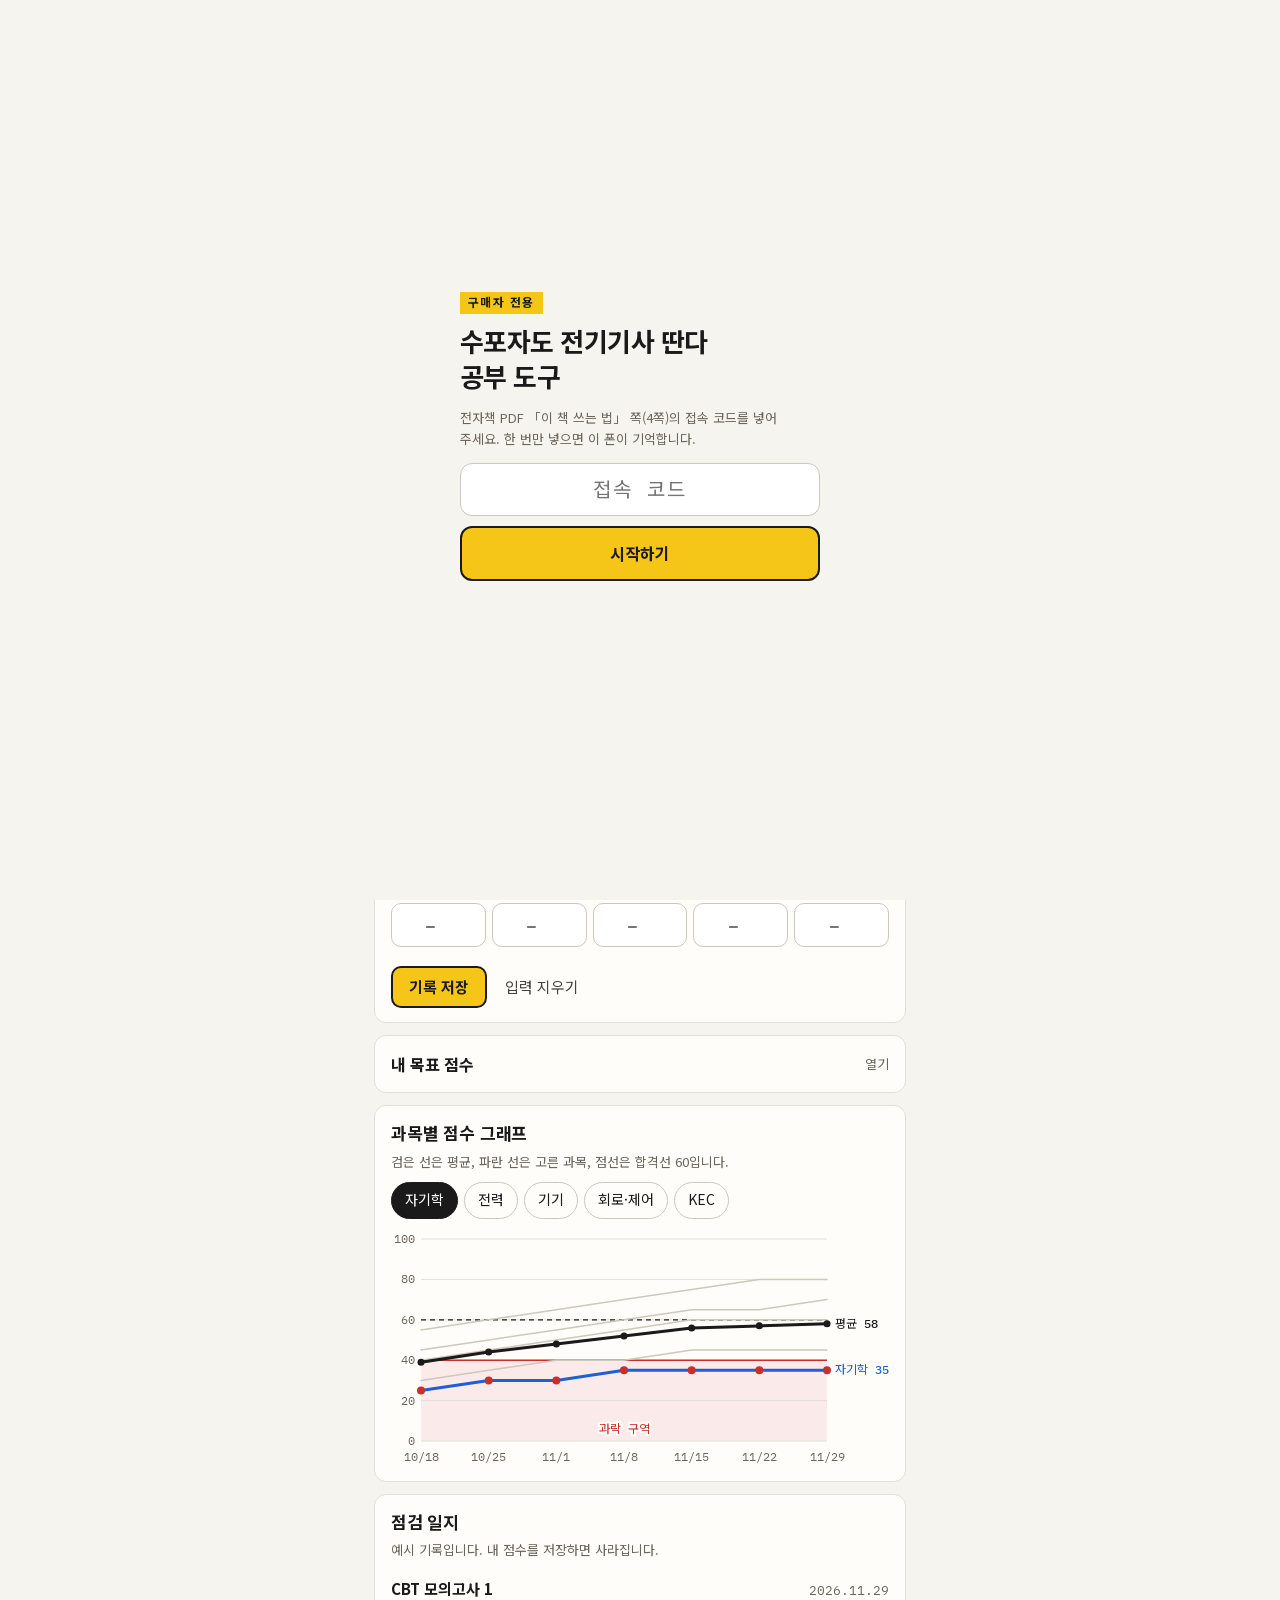
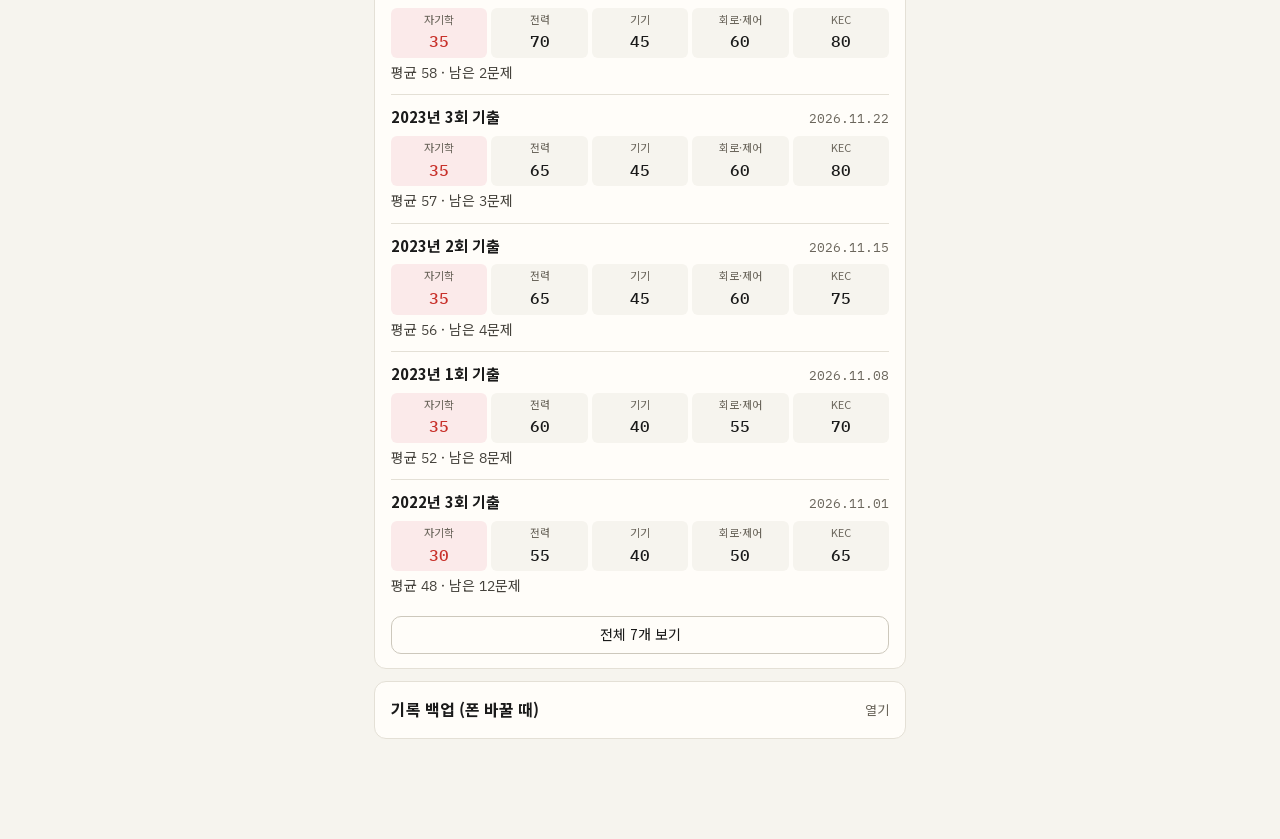
<file: index.html>
<!DOCTYPE html>
<html lang="ko">
<head>
<meta charset="utf-8">
<meta name="viewport" content="width=device-width, initial-scale=1, viewport-fit=cover">
<meta name="theme-color" content="#F6F4EE">
<meta name="apple-mobile-web-app-capable" content="yes">
<meta name="apple-mobile-web-app-title" content="전기기사 도구">
<link rel="manifest" href="manifest.webmanifest">
<link rel="apple-touch-icon" href="icon-180.png">
<link rel="icon" href="icon-192.png">
<title>수포자도 전기기사 딴다 · 공부 도구</title>
<link rel="stylesheet" href="app.css">
</head>
<body>

<div class="gate" id="gate" hidden>
  <form id="gateForm" autocomplete="off">
    <div class="sub">구매자 전용</div>
    <h1>수포자도 전기기사 딴다<br>공부 도구</h1>
    <p class="muted">전자책 PDF 「이 책 쓰는 법」 쪽(4쪽)의 접속 코드를 넣어 주세요. 한 번만 넣으면 이 폰이 기억합니다.</p>
    <input id="gateCode" inputmode="latin" autocapitalize="characters" spellcheck="false" placeholder="접속 코드" aria-label="접속 코드">
    <button type="submit">시작하기</button>
    <p class="err" id="gateErr" role="alert"></p>
  </form>
</div>

<header class="top">
  <div class="sub">수포자도 전기기사 딴다 · 공부 도구</div>
  <h1 id="title">합격 분전반</h1>
</header>

<main>
<!-- ===== 1. 합격 분전반 (책 Part 1 목표 점수표) ===== -->
<section id="score">
  <div class="box rule">필기 합격 조건: <b>모든 과목 40점 이상 + 평균 60점 이상 (총점 300점 이상)</b><br>과목 5개는 분기 회로, 합격은 메인 투입입니다. 40점 미만 과목은 트립(과락)입니다. 1문제는 5점입니다.</div>

  <div class="panel" aria-live="polite">
    <div class="samplenote" id="samplenote" hidden><span>아래는 <b>예시 기록</b>입니다. 내 점수를 처음 저장하면 사라집니다.</span><span class="sbtns"><a class="btn primary" href="#sform">내 점수 넣기</a><button type="button" class="btn" id="clearsample">예시 지우기</button></span></div>
    <div class="ph"><span id="plabel"></span><span id="pstreak"></span></div>
    <div class="mainrow">
      <div class="big" id="mainb"><span class="tape">메인</span><span class="sl"><span class="lv"></span></span><span class="led"></span></div>
      <div><div class="mt" id="mtext"></div><div class="ms" id="msub"></div></div>
    </div>
    <div class="brow" id="branches"></div>
    <p class="memo" id="memo"></p>
  </div>

  <form class="box" id="sform" novalidate>
    <h2 class="bh">점수 기록하기</h2>
    <p class="muted" style="margin:0">기출이나 모의고사를 풀 때마다 5점 단위로 넣으세요. 다 넣으면 위 분전반에 바로 보입니다.</p>
    <div class="f2">
      <label>날짜<input type="date" id="fdate"></label>
      <label>기록 이름<input type="text" id="fname" placeholder="2024년 1회 기출" maxlength="40"></label>
    </div>
    <div class="f5" id="fscores"></div>
    <p class="err" id="ferr" role="alert"></p>
    <div class="btns"><button type="submit" class="btn primary">기록 저장</button><button type="button" class="btn" id="fclear">입력 지우기</button></div>
  </form>

  <details class="box fold">
    <summary>내 목표 점수</summary>
    <p class="muted" style="margin:0">목표 칸 합이 <b>300을 넘게</b> 잡으세요. 딱 300으로 잡으면 실수 한 번에 떨어집니다. 분전반 차단기 아래에 목표가 같이 보입니다.</p>
    <div class="f5" id="gscores"></div>
    <p class="gsum" id="gsum"></p>
  </details>
  <div class="box">
    <h2 class="bh">과목별 점수 그래프</h2>
    <p class="muted" style="margin:0">검은 선은 평균, 파란 선은 고른 과목, 점선은 합격선 60입니다.</p>
    <div class="chips" id="schips"></div>
    <div class="fig"><svg id="chart" role="img" aria-label="기록별 과목 점수와 평균 추이"></svg></div>
  </div>

  <div class="box">
    <h2 class="bh">점검 일지</h2>
    <div id="log"></div>
  </div>


  <details class="box fold">
    <summary>기록 백업 (폰 바꿀 때)</summary>
    <p class="muted" style="margin:0">기록은 이 폰에만 저장됩니다. 폰을 바꾸거나 브라우저 기록을 지우기 전에 내보내 두세요.</p>
    <div class="btns" style="margin:10px 0"><button type="button" class="btn line" id="exp">파일로 내보내기</button><button type="button" class="btn line" id="copy">코드 복사</button><label class="btn line" for="impFile">파일 불러오기</label><input type="file" id="impFile" accept=".json,.txt,application/json" hidden></div>
    <textarea id="io" rows="3" aria-label="백업 코드" placeholder="복사한 백업 코드를 여기에 붙여 넣고 불러오기를 누르세요."></textarea>
    <div class="btns" style="margin-top:8px"><button type="button" class="btn line" id="imp">붙여 넣은 코드 불러오기</button></div>
    <p class="muted" id="ioerr" role="status" style="margin:6px 0 0"></p>
  </details>
</section>

<!-- ===== 2. 26주 계획표 ===== -->
<section id="plan" hidden>
  <div class="box">
    <div class="dday" id="dday"></div>
    <label class="field">필기 시험일 <input type="date" id="examDate"></label>
    <p class="muted" style="margin:8px 0 0">필기 시험일을 12주차로 놓고 주차를 셉니다. 시험 날짜는 해마다 다르니 큐넷 시행 일정을 확인하세요. 직장인은 하루 순공 3시간 기준입니다.</p>
    <div class="bar"><i id="planBar" style="width:0"></i></div>
    <p class="muted" id="planCount" style="margin:4px 0 0"></p>
  </div>
  <div class="box" id="prac">
    <h2 style="margin:0; font-size:16px">필기 합격 뒤 실기 일정</h2>
    <p class="muted" style="margin:2px 0 0">날짜는 해마다 다릅니다. 큐넷 시행 일정에서 확인해 넣으세요.</p>
    <label class="field"><span>필기 합격 발표일</span><input type="date" data-k="pass"></label>
    <label class="field"><span>실기 원서접수 시작</span><input type="date" data-k="apply"></label>
    <label class="field"><span>실기 시험일</span><input type="date" data-k="prac"></label>
    <ul class="dlist" id="pracList"></ul>
  </div>
  <div id="weeks"></div>
</section>

<!-- ===== 3. 오답노트 ===== -->
<section id="notes" hidden>
  <div class="box weak" id="weak"></div>
  <div class="chips" id="noteFilter"></div>
  <label class="toggle"><input type="checkbox" id="hideDone"> 다시 풀기 3번 다 맞은 것 숨기기</label>
  <div id="noteList"></div>
  <button class="fab" id="addNote" hidden>+ 오답 추가</button>
</section>

<!-- ===== 4. 공식 카드 ===== -->
<section id="cards" hidden>
  <div class="seg two" id="cmode" role="group" aria-label="카드 모드">
    <button data-m="hole">빈칸 외우기</button><button data-m="cond">조건 → 공식</button>
  </div>
  <div class="chips" id="cardFilter"></div>
  <label class="toggle"><input type="checkbox" id="onlyUnknown"> 못 외운 것만 보기</label>
  <div class="fcard" id="fcard" role="button" tabindex="0" aria-label="눌러서 정답 보기">
    <div class="cat" id="fcat"></div>
    <div class="txt"><p id="ftxt"></p></div>
    <div class="hint" id="fhint">눌러서 빈칸 보기 · 옆으로 밀어서 넘기기</div>
  </div>
  <div class="fnav">
    <button id="fprev">이전</button>
    <button class="mid" id="fknow" aria-pressed="false">외웠어요</button>
    <button id="fnext">다음</button>
  </div>
  <p class="count" id="fcount"></p>
  <p class="muted" style="text-align:center">책 부록 2 「시험장 덤프용 공식 한 장」의 내용입니다.</p>
</section>

<!-- ===== 5. 계산기 키 순서 (책 Part 2·3) ===== -->
<section id="calc" hidden><div id="calcRoot"></div></section>
</main>

<nav class="tabs" role="tablist">
  <button role="tab" data-tab="score" aria-selected="true"><b></b>점수표</button>
  <button role="tab" data-tab="plan" aria-selected="false"><b></b>계획표</button>
  <button role="tab" data-tab="notes" aria-selected="false"><b></b>오답노트</button>
  <button role="tab" data-tab="cards" aria-selected="false"><b></b>공식 카드</button>
  <button role="tab" data-tab="calc" aria-selected="false"><b></b>계산기</button>
</nav>

<!-- 오답 편집 (책 Part 5 양식과 같은 항목) -->
<dialog id="noteDlg">
  <form method="dialog" id="noteForm">
    <div class="dhead">
      <button type="button" class="btn" id="noteCancel">닫기</button>
      <h2 id="noteDlgTitle">오답 추가</h2>
      <button type="submit" class="btn primary">저장</button>
    </div>
    <div class="form">
      <div class="card">
        <div class="row">
          <span class="lab">문제 사진</span>
          <img class="photo" id="photoView" alt="문제 사진" hidden>
          <div class="pbtns">
            <label>사진 찍기 / 고르기<input type="file" accept="image/*" id="photoIn"></label>
            <button type="button" id="photoDel" hidden>사진 빼기</button>
          </div>
        </div>
        <div class="row head"><span class="lab">[과목]</span><div class="opts" id="fSubj"></div></div>
        <div class="row head">
          <span class="lab">[출처]</span>
          <div class="src">20<input name="yy" inputmode="numeric" maxlength="2" aria-label="년도">년 <input name="hoe" inputmode="numeric" aria-label="회">회 <input name="no" inputmode="numeric" aria-label="번">번</div>
          <span class="lab" style="margin-top:10px">[날짜]</span>
          <div class="src"><input type="date" name="date" aria-label="날짜"></div>
        </div>
        <div class="row"><span class="lab">① 문제 핵심 (한 줄)</span><textarea name="q" rows="2"></textarea></div>
        <div class="row"><span class="lab">② 내가 쓴 답 → 정답</span><textarea name="ans" rows="2"></textarea></div>
        <div class="row"><span class="lab">③ 왜 틀렸나</span><div class="opts" id="fWhy"></div></div>
        <div class="row"><span class="lab">④ 공식 / 한 줄 해설</span><textarea name="memo" rows="3"></textarea></div>
        <div class="row head retry"><span class="lab">다시 풀기 (맞으면 체크)</span><div class="opts" id="fRetry"></div></div>
      </div>
      <p class="muted" style="margin:12px 2px">다시 풀기 3번 다 맞으면 목록에서 줄이 그어집니다. 시험 직전에는 줄 안 그어진 것만 보면 됩니다.</p>
      <button type="button" class="btn danger" id="noteDel" hidden>이 오답 지우기</button>
    </div>
  </form>
</dialog>

<div class="toast" id="toast" role="status" hidden><span id="tmsg"></span><button type="button" class="btn" id="tundo" hidden>되돌리기</button></div>

<script src="calc.js"></script>
<script>
'use strict';
const $ = s => document.querySelector(s);
const esc = s => String(s ?? '').replace(/[&<>"]/g, c => ({ '&': '&amp;', '<': '&lt;', '>': '&gt;', '"': '&quot;' }[c]));

/* ---------- 저장 (이 폰에만) ---------- */
const KEY = 'supo-v1';
const S = Object.assign({ scores: {}, round: 'goal', exam: '', weeks: [], known: [], pass: '', apply: '', prac: '', cmode: 'hole' }, JSON.parse(localStorage.getItem(KEY) || '{}'));
const save = () => localStorage.setItem(KEY, JSON.stringify(S));
if (navigator.storage && navigator.storage.persist) navigator.storage.persist();

/* ---------- 접속 코드 ---------- */
// ponytail: 서버가 없어 코드 확인은 폰 안에서만 한다. 링크만 퍼지는 걸 막는 정도이고, 소스를 뜯으면 우회된다.
const CODE_HASH = '11ed55f0d7c9b9d0321e09395e46eb0bb8b83799c9874c720682370b0510d442';
async function sha(t) {
  const b = await crypto.subtle.digest('SHA-256', new TextEncoder().encode(t));
  return [...new Uint8Array(b)].map(x => x.toString(16).padStart(2, '0')).join('');
}
if (localStorage.getItem('supo-ok') !== CODE_HASH) $('#gate').hidden = false;
$('#gateForm').onsubmit = async e => {
  e.preventDefault();
  const h = await sha($('#gateCode').value.trim().toUpperCase());
  if (h === CODE_HASH) { localStorage.setItem('supo-ok', h); $('#gate').hidden = true; }
  else $('#gateErr').textContent = '코드가 맞지 않습니다. PDF 4쪽 「이 책 쓰는 법」을 다시 확인해 주세요.';
};

/* ---------- 탭 ---------- */
const TITLES = { score: '합격 분전반', plan: '26주 계획표', notes: '오답노트', cards: '공식 카드', calc: '계산기 키 순서' };
function showTab(t) {
  document.querySelectorAll('main > section').forEach(s => s.hidden = s.id !== t);
  document.querySelectorAll('.tabs button').forEach(b => b.setAttribute('aria-selected', b.dataset.tab === t));
  $('#title').textContent = TITLES[t];
  $('#addNote').hidden = t !== 'notes';
  scrollTo(0, 0);
  history.replaceState(null, '', '#' + t);
}
document.querySelectorAll('.tabs button').forEach(b => b.onclick = () => showTab(b.dataset.tab));

/* ---------- 1. 합격 분전반 ---------- */
const SUBJ = ['전기자기학', '전력공학', '전기기기', '회로이론 및 제어공학', '전기설비기술기준(KEC)'];
const SHORT = ['자기학', '전력', '기기', '회로·제어', 'KEC'];
const z2 = n => String(n).padStart(2, '0');
const ymd = d => d.getFullYear() + '-' + z2(d.getMonth() + 1) + '-' + z2(d.getDate());
const r1 = v => Math.round(v * 10) / 10;
const monday = d => { const x = new Date(d); x.setHours(0, 0, 0, 0); x.setDate(x.getDate() - (x.getDay() + 6) % 7); return x; };
const okRec = r => r && /^\d{4}-\d{2}-\d{2}$/.test(r.date) && Array.isArray(r.sc) && r.sc.length === 5 && r.sc.every(v => Number.isInteger(v) && v >= 0 && v <= 100);

// 예전 점수표(목표·1차·2차·3차·마지막 칸)를 한 번만 옮긴다. 다섯 과목이 다 찬 칸만 기록이 되고, 옛 값은 지우지 않는다.
if (!S.recs) {
  S.recs = []; const old = S.scores || {}, today = ymd(new Date());
  [['r1', '1차 모의'], ['r2', '2차 모의'], ['r3', '3차 모의'], ['last', '시험 전 마지막']].forEach(([k, n], i) => {
    const sc = (old[k] || []).map(v => v === '' || v == null ? NaN : Math.round(+v));
    if (sc.length === 5 && sc.every(v => v >= 0 && v <= 100)) S.recs.push({ id: 'm' + k, t: i, date: today, name: n, sc });
  });
  S.goal = (old.goal || ['', '', '', '', '']).slice(0, 5);
  save();
}
const SAMPLE = [['2022년 1회 기출', [25, 45, 30, 40, 55]], ['2022년 2회 기출', [30, 50, 35, 45, 60]], ['2022년 3회 기출', [30, 55, 40, 50, 65]],
  ['2023년 1회 기출', [35, 60, 40, 55, 70]], ['2023년 2회 기출', [35, 65, 45, 60, 75]], ['2023년 3회 기출', [35, 65, 45, 60, 80]], ['CBT 모의고사 1', [35, 70, 45, 60, 80]]]
  .map(([name, sc], i) => { const d = new Date(); d.setDate(d.getDate() - ((6 - i) * 7 + 5)); return { id: 's' + i, t: i, date: ymd(d), name, sc }; });
const isSample = () => !S.recs.length && !S.nosample;
const recs = () => (isSample() ? SAMPLE : S.recs).slice().sort((a, b) => a.date < b.date ? -1 : a.date > b.date ? 1 : (a.t || 0) - (b.t || 0));

// 남은 문제 = 과락 과목을 40으로 올리는 문제 수 + 그다음 총점 300까지 모자란 문제 수 (1문제 = 5점)
function calc(sc) {
  const fix = sc.reduce((a, s) => a + (s < 40 ? Math.ceil((40 - s) / 5) : 0), 0);
  const sum = sc.reduce((a, b) => a + b, 0);
  const rem = Math.max(0, Math.ceil((300 - sum - fix * 5) / 5));
  const trips = sc.map((s, i) => s < 40 ? i : -1).filter(i => i >= 0);
  return { sum, avg: sum / 5, need: fix + rem, trips, pass: !trips.length && sum >= 300 };
}

const scoreInput = (p, i, v) => `<label>${SHORT[i]}<input type="number" id="${p}${i}" data-i="${i}" min="0" max="100" step="5" inputmode="numeric" placeholder="–" value="${v ?? ''}"></label>`;
$('#fscores').innerHTML = SUBJ.map((_, i) => scoreInput('s', i)).join('');
$('#gscores').innerHTML = SUBJ.map((_, i) => scoreInput('g', i, S.goal[i])).join('');
$('#fdate').value = ymd(new Date());
const parse = v => { if (v.trim() === '') return null; const n = +v; return Number.isInteger(n) && n >= 0 && n <= 100 && n % 5 === 0 ? n : NaN; };
const readForm = () => { const vals = SUBJ.map((_, i) => parse($('#s' + i).value)); return { vals, full: vals.every(v => v != null && !Number.isNaN(v)) }; };

let sel = null;
function brk(i, v) {
  const g = S.goal[i] === '' || S.goal[i] == null ? '' : `<em>목표 ${esc(S.goal[i])}</em>`;
  const c = v == null ? 'none' : v < 40 ? 'trip' : v < 50 ? 'warn' : 'on';
  return `<div class="b ${c}" title="${SUBJ[i]}"><span class="tape">${SHORT[i]}</span><span class="sl"><span class="lv"></span></span><span class="led"></span>
    <b class="num">${v ?? '–'}</b><small>${{ none: '대기', trip: '트립', warn: '주의', on: 'ON' }[c]}</small>${g}</div>`;
}
function streak() {
  const set = new Set(S.recs.map(r => ymd(monday(new Date(r.date + 'T00:00:00'))))), c = monday(new Date());
  if (!set.has(ymd(c))) c.setDate(c.getDate() - 7);
  let n = 0; while (set.has(ymd(c))) { n++; c.setDate(c.getDate() - 7); } return n;
}
function renderPanel() {
  const f = readForm(), L = recs().at(-1); let sc = null, label = '기록 없음';
  if (f.full) { sc = f.vals; label = '입력 중인 점수 미리보기'; } else if (L) { sc = L.sc; label = (isSample() ? '예시 기록 · ' : '최근 기록 · ') + L.name; }
  $('#plabel').textContent = label;
  const n = streak(); $('#pstreak').textContent = n ? `주간 정기점검 ${n}주 연속` : '이번 주 점검 전';
  $('#branches').innerHTML = SUBJ.map((_, i) => brk(i, sc ? sc[i] : null)).join('');
  if (!sc) { $('#mainb').className = 'big trip'; $('#mtext').textContent = '첫 점수를 기록하세요'; $('#msub').textContent = '과목별 점수를 넣으면 분전반이 켜집니다'; return; }
  const c = calc(sc); $('#mainb').className = 'big ' + (c.pass ? 'on' : 'trip');
  $('#mtext').innerHTML = c.pass ? '메인 투입 완료' : `메인 투입까지 <span class="nw"><span class="num">${c.need}</span>문제</span>`;
  $('#msub').textContent = `평균 ${r1(c.avg)}점 · ` + (c.trips.length ? `트립 회로 ${c.trips.length}개` : '모든 회로 ON');
}
function memo() {
  const R = recs(); if (!R.length) return '첫 점수를 기록하면 점검 메모가 나옵니다.';
  const L = R.at(-1), c = calc(L.sc); let m;
  if (c.pass) {
    let run = 0; for (let i = R.length - 1; i >= 0 && calc(R[i].sc).pass; i--) run++;
    m = run >= 3 ? `${run}회 연속 메인 투입. 안정권입니다. 실기 준비를 시작해도 좋습니다.` : `메인 투입. ${3 - run}회 더 유지하면 안정권입니다.`;
  } else if (c.trips.length) {
    let best = c.trips[0], bk = 0;
    c.trips.forEach(i => { let k = 0; for (let j = R.length - 1; j >= 0 && R[j].sc[i] < 40; j--) k++; if (k > bk) { bk = k; best = i; } });
    m = `회로 ${best + 1}(${SUBJ[best]}) ${bk > 1 ? bk + '회 연속 ' : ''}트립. ${Math.ceil((40 - L.sc[best]) / 5)}문제만 더 맞히면 복구됩니다. 이번 주 1순위입니다.`;
  } else {
    const lo = L.sc.indexOf(Math.min(...L.sc));
    m = `모든 회로 ON. 메인 투입까지 ${c.need}문제 남았습니다. 점수가 가장 낮은 ${SUBJ[lo]}부터 올려 보세요.`;
  }
  if (R.length > 1) { const d = calc(R.at(-2).sc).need - c.need; if (d > 0) m += ` 지난 기록보다 ${d}문제 가까워졌습니다.`; else if (d < 0) m += ` 지난 기록보다 ${-d}문제 멀어졌습니다.`; }
  return m;
}
let logAll = false;
function renderLog() {
  const R = recs().reverse(), show = logAll ? R : R.slice(0, 5);
  $('#log').innerHTML = (isSample() ? '<p class="muted" style="margin:0 0 6px">예시 기록입니다. 내 점수를 저장하면 사라집니다.</p>' : '') + (!R.length ? '<p class="muted">아직 기록이 없습니다.</p>' : show.map(r => {
    const c = calc(r.sc);
    return `<div class="lrow"><div class="lh"><b>${esc(r.name)}</b><span class="muted num">${esc(r.date.replace(/-/g, '.'))}</span></div>
      <div class="lsc">${r.sc.map((v, i) => `<span class="${v < 40 ? 'low' : ''}"><small>${SHORT[i]}</small><span class="num">${v}</span></span>`).join('')}</div>
      <div class="lf"><span>평균 <span class="num">${r1(c.avg)}</span> · ${c.pass ? '메인 투입' : `남은 <span class="num">${c.need}</span>문제`}</span>${isSample() ? '' : `<button type="button" class="btn danger del" data-id="${esc(r.id)}">삭제</button>`}</div></div>`;
  }).join('') + (R.length > 5 ? `<button type="button" class="btn line more" id="logMore">${logAll ? '최근 5개만 보기' : `전체 ${R.length}개 보기`}</button>` : ''));
}
function renderChips() {
  const L = recs().at(-1); if (sel === null) sel = L ? L.sc.indexOf(Math.min(...L.sc)) : 0;
  $('#schips').innerHTML = SHORT.map((s, i) => `<button type="button" data-i="${i}" aria-pressed="${i === sel}">${s}</button>`).join('');
}
function renderGoal() {
  const g = S.goal.map(v => v === '' || v == null ? null : +v), got = g.filter(v => v != null), sum = got.reduce((a, b) => a + b, 0);
  const el = $('#gsum');
  if (got.length < 5) { el.className = 'gsum'; el.innerHTML = got.length ? `지금까지 <span class="num">${sum}</span>점 · 다섯 과목을 다 넣으면 판정합니다` : ''; return; }
  const low = g.some(v => v < 40);
  el.className = 'gsum ' + (low || sum < 300 ? 'no' : sum === 300 ? 'need' : 'ok');
  el.innerHTML = `총점 <span class="num">${sum}</span> · ` + (low ? '40점 미만 과목이 있으면 목표로도 불합격입니다' : sum < 300 ? `300점에 ${300 - sum}점 모자랍니다` : sum === 300 ? '딱 300점입니다. 조금 더 높게 잡으세요' : '합격선 위로 잘 잡았습니다');
}
const svg = $('#chart');
function draw() {
  const R = recs(), W = svg.clientWidth, H = svg.clientHeight; if (!W || !H) return;
  if (!R.length) { svg.innerHTML = `<text x="${W / 2}" y="${H / 2}" text-anchor="middle">기록이 생기면 그래프가 그려집니다</text>`; return; }
  const m = { l: 30, r: 62, t: 12, b: 26 }, iw = W - m.l - m.r, ih = H - m.t - m.b, n = R.length;
  const X = i => m.l + (n === 1 ? iw / 2 : iw * i / (n - 1)), Y = v => m.t + ih * (1 - v / 100);
  const pl = (vals, c, w) => `<polyline fill="none" stroke="${c}" stroke-width="${w}" stroke-linejoin="round" stroke-linecap="round" points="${vals.map((v, i) => X(i).toFixed(1) + ',' + Y(v).toFixed(1)).join(' ')}"/>`;
  let g = `<rect x="${m.l}" y="${Y(40)}" width="${iw}" height="${Y(0) - Y(40)}" fill="var(--bad-soft)"/>`;
  [0, 20, 40, 60, 80, 100].forEach(v => { g += `<line x1="${m.l}" x2="${m.l + iw}" y1="${Y(v)}" y2="${Y(v)}" stroke="var(--line)"/><text x="${m.l - 6}" y="${Y(v) + 4}" text-anchor="end">${v}</text>`; });
  g += `<line x1="${m.l}" x2="${m.l + iw}" y1="${Y(40)}" y2="${Y(40)}" stroke="var(--bad)" stroke-width="1.5"/><line x1="${m.l}" x2="${m.l + iw}" y1="${Y(60)}" y2="${Y(60)}" stroke="var(--ink)" stroke-width="1.2" stroke-dasharray="5 4"/>`;
  const step = Math.ceil(n / Math.max(1, Math.floor(iw / 44)));
  R.forEach((r, i) => { if (i % step && i !== n - 1) return; g += `<text x="${X(i)}" y="${H - 6}" text-anchor="middle">${md(r.date)}</text>`; });
  SUBJ.forEach((_, k) => { if (k !== sel) g += pl(R.map(r => r.sc[k]), 'var(--g3)', 1.5); });
  const av = R.map(r => calc(r.sc).avg), sv = R.map(r => r.sc[sel]);
  g += pl(av, 'var(--ink)', 3) + pl(sv, 'var(--sel)', 3);
  sv.forEach((v, i) => { g += `<circle cx="${X(i)}" cy="${Y(v)}" r="4" fill="${v < 40 ? 'var(--bad)' : 'var(--sel)'}"/>`; });
  av.forEach((v, i) => { g += `<circle cx="${X(i)}" cy="${Y(v)}" r="3.5" fill="var(--ink)"/>`; });
  let ya = Y(av.at(-1)) + 4, ys = Y(sv.at(-1)) + 4; if (Math.abs(ya - ys) < 16) { if (ya < ys) { ya -= 8; ys += 8; } else { ya += 8; ys -= 8; } }
  const ex = X(n - 1) + 8;
  g += `<text x="${ex}" y="${ya}" class="k">평균 ${r1(av.at(-1))}</text><text x="${ex}" y="${ys}" class="s">${SHORT[sel]} ${sv.at(-1)}</text>`;
  g += `<text x="${m.l + iw / 2}" y="${Y(0) - 8}" text-anchor="middle" class="r">과락 구역</text>`;
  svg.innerHTML = g;
}
new ResizeObserver(draw).observe(svg);
function renderScore() { renderPanel(); $('#memo').textContent = memo(); $('#samplenote').hidden = !isSample(); renderLog(); renderChips(); renderGoal(); draw(); }

let toastT = null, undoFn = null;
function toast(msg, undo) {
  $('#tmsg').textContent = msg; undoFn = undo || null; $('#tundo').hidden = !undo; $('#toast').hidden = false;
  clearTimeout(toastT); toastT = setTimeout(() => { $('#toast').hidden = true; undoFn = null; }, 6000);
}
$('#tundo').onclick = () => { if (undoFn) undoFn(); undoFn = null; $('#toast').hidden = true; };

$('#sform').addEventListener('input', e => { e.target.classList.remove('bad'); $('#ferr').textContent = ''; renderPanel(); });
$('#sform').addEventListener('submit', e => {
  e.preventDefault(); const f = readForm(); let bad = false;
  f.vals.forEach((v, i) => { if (v == null || Number.isNaN(v)) { $('#s' + i).classList.add('bad'); bad = true; } });
  if (!$('#fdate').value) { $('#fdate').classList.add('bad'); bad = true; }
  if (bad) { $('#ferr').textContent = '다섯 과목 점수를 0~100 사이, 5점 단위로 모두 넣으세요.'; return; }
  const now = Date.now();
  S.recs.push({ id: 'r' + now, t: now, date: $('#fdate').value, name: $('#fname').value.trim() || `${S.recs.length + 1}번째 기록`, sc: f.vals });
  S.nosample = true; save();
  SUBJ.forEach((_, i) => $('#s' + i).value = ''); $('#fname').value = ''; sel = null; renderScore();
  const c = calc(f.vals); toast(c.pass ? '기록했습니다. 메인 투입입니다.' : `기록했습니다. 메인 투입까지 ${c.need}문제.`);
});
$('#fclear').onclick = () => { SUBJ.forEach((_, i) => { $('#s' + i).value = ''; $('#s' + i).classList.remove('bad'); }); $('#ferr').textContent = ''; renderPanel(); };
$('#clearsample').onclick = () => { S.nosample = true; save(); sel = null; renderScore(); };
$('#schips').onclick = e => { const b = e.target.closest('button'); if (b) { sel = +b.dataset.i; renderChips(); draw(); } };
$('#log').onclick = e => {
  if (e.target.id === 'logMore') { logAll = !logAll; renderLog(); return; }
  const b = e.target.closest('.del'); if (!b) return;
  const i = S.recs.findIndex(r => r.id === b.dataset.id); if (i < 0) return;
  const [gone] = S.recs.splice(i, 1); save(); renderScore();
  toast('기록을 지웠습니다.', () => { S.recs.push(gone); save(); renderScore(); });
};
$('#gscores').addEventListener('change', e => {
  const i = +e.target.dataset.i; let v = e.target.value;
  if (v !== '') v = String(Math.max(0, Math.min(100, Math.round(+v))));
  e.target.value = v; S.goal[i] = v; save(); renderScore();
});

const backup = () => JSON.stringify({ app: 'supo-panel', v: 1, records: S.recs });
$('#exp').onclick = () => {
  const a = document.createElement('a');
  a.href = URL.createObjectURL(new Blob([backup()], { type: 'application/json' }));
  a.download = `전기기사_점검일지_${ymd(new Date())}.json`; a.click(); setTimeout(() => URL.revokeObjectURL(a.href), 1000);
  $('#ioerr').textContent = `기록 ${S.recs.length}개를 파일로 내보냈습니다. 굿노트나 드라이브에 보관하세요.`;
};
$('#copy').onclick = () => {
  const v = backup(); $('#io').value = v;
  navigator.clipboard.writeText(v).then(() => { $('#ioerr').textContent = `기록 ${S.recs.length}개를 백업 코드로 복사했습니다. 메모 앱에 붙여 넣어 두세요.`; },
    () => { $('#io').select(); $('#ioerr').textContent = '복사가 막혀 있습니다. 칸에 나온 코드를 직접 복사하세요.'; });
};
function importText(t) {
  let p; try { p = JSON.parse(t); } catch (e) { $('#ioerr').textContent = '백업 코드를 읽을 수 없습니다. 내보낸 코드를 그대로 붙여 넣으세요.'; return; }
  const good = ((Array.isArray(p) ? p : p && p.records) || []).filter(okRec);
  if (!good.length) { $('#ioerr').textContent = '불러올 기록이 없습니다.'; return; }
  const before = S.recs.slice(), ids = new Set(S.recs.map(r => r.id)); let added = 0;
  good.forEach((r, k) => {
    const id = typeof r.id === 'string' && r.id ? r.id : 'i' + Date.now() + k; if (ids.has(id)) return; ids.add(id); added++;
    S.recs.push({ id, t: +r.t || k, date: r.date, name: typeof r.name === 'string' && r.name ? r.name.slice(0, 40) : '불러온 기록', sc: r.sc.slice() });
  });
  S.nosample = true; save(); sel = null; renderScore();
  $('#ioerr').textContent = `기록 ${added}개를 불러왔습니다.` + (added < good.length ? ` (이미 있는 ${good.length - added}개는 건너뜀)` : '');
  if (added) toast(`기록 ${added}개를 불러왔습니다.`, () => { S.recs = before; save(); renderScore(); });
}
$('#imp').onclick = () => importText($('#io').value);
$('#impFile').onchange = e => { const f = e.target.files[0]; if (f) f.text().then(importText); e.target.value = ''; };

/* ---------- 2. 26주 계획표 (책 부록 1 그대로) ---------- */
const WEEKS = [
  [1, 2, '기초수학(피타고라스·이항·지수), 계산기 SOLVE 연습(이 책 Part 2·3) / 전기치트키 이론 영상 틀어 놓기'],
  [3, 4, 'KEC·전력공학 기출 시작 (암기 과목 먼저) / 이동 중 맞추다 앱 하루 50문제'],
  [5, 6, '회로이론 진도 + 계산 10문제(Part 3) 매일 1회 / 오답노트 시작'],
  [7, 8, '전기기기·전기자기학 진도 / <b>첫 기출 1회분 시험 모드</b> → 목표 점수표 1차 기록'],
  [9, 10, '최신 회차 기출 주 3회분 / 40점 미만 과목 집중 / 오답노트 2차 다시 풀기'],
  [11, 11, '안 풀어 본 옛날 회차까지 넓히기 / 산업기사도 보면 산업기사 기출 따로 2회분'],
  [12, 12, '유튜브 최근 회차 복원 문제 / 덤프 한 장 만들기 / <b>필기 시험</b>', 1],
  [13, 14, '실기 교재(빈출 문제집) 1회독 / 단답형 암기 카드 만들기'],
  [15, 16, '실기 기출 최신 8개년 1회독 / 단답은 자기 전·대중교통에서만'],
  [17, 18, '실기 기출 2회독 / 계산 문제는 단위까지 쓰는 연습 / 시퀀스 답안 칸에 그리는 연습'],
  [19, 20, '이전 회차 분철까지 확장 / 산업기사는 복원 PDF로 유형 파악'],
  [21, 21, '틀린 문제만 다시 / 덤프 한 장 실기용으로 새로 쓰기'],
  [22, 22, '<b>기사·산업기사 실기 시험</b>', 1],
  [23, 24, '기능사 실기 심화반 or 공개문제 18개 유형별 실습 / 기기마다 숫자 4개 적기'],
  [25, 25, '시간 재고 완성 + 동작 테스트 / 준비물 체크리스트 점검'],
  [26, 26, '<b>기능사 실기 시험</b> → 🎉', 1],
];
const DAY = 864e5;
const today0 = () => { const d = new Date(); d.setHours(0, 0, 0, 0); return d; };
function currentWeek() {
  if (!S.exam) return null;
  const start = new Date(S.exam + 'T00:00:00').getTime() - 11 * 7 * DAY; // 필기일이 12주차
  return Math.floor((today0() - start) / (7 * DAY)) + 1;
}
function renderPlan() {
  $('#examDate').value = S.exam;
  const done = WEEKS.filter((_, i) => S.weeks[i]).length;
  $('#planBar').style.width = (done / WEEKS.length * 100) + '%';
  $('#planCount').textContent = `체크 ${done} / ${WEEKS.length}`;
  const cw = currentWeek();
  if (!S.exam) $('#dday').innerHTML = '<span>필기 시험일을 넣으면 남은 주를 셉니다</span>';
  else {
    const days = Math.round((new Date(S.exam + 'T00:00:00') - today0()) / DAY);
    $('#dday').innerHTML = days > 0
      ? `<span>필기까지</span><strong>${Math.ceil(days / 7)}주</strong><span class="muted">D-${days}${cw >= 1 ? ` · 지금 ${cw}주차` : ' · 아직 1주차 전'}</span>`
      : days === 0 ? '<strong>오늘 필기 시험</strong>' : `<span>필기 지남</span><span class="muted">${cw <= 26 ? `지금 ${cw}주차` : '26주 끝'}</span>`;
  }
  $('#weeks').innerHTML = WEEKS.map(([a, b, t, ex], i) => {
    const now = cw != null && cw >= a && cw <= b;
    return `<label class="week${ex ? ' exam' : ''}${now ? ' now' : ''}${S.weeks[i] ? ' done' : ''}">
      <span class="wk">${a === b ? a : a + '~' + b}주</span><span class="tx">${t}</span>
      <input type="checkbox" class="ck" data-i="${i}" ${S.weeks[i] ? 'checked' : ''} aria-label="${a}주 체크"></label>`;
  }).join('');
}
$('#examDate').onchange = e => { S.exam = e.target.value; save(); renderPlan(); };

// 실기 역산: 필기 면제는 필기 합격 발표일부터 2년
const dleft = d => Math.round((new Date(d + 'T00:00:00') - today0()) / DAY);
const dtxt = n => n > 0 ? `D-${n}` : n === 0 ? 'D-DAY' : `${-n}일 지남`;
function renderPrac() {
  document.querySelectorAll('#prac [data-k]').forEach(el => el.value = S[el.dataset.k] || '');
  const li = [];
  if (S.apply) li.push(['', '실기 원서접수 시작까지', dtxt(dleft(S.apply))]);
  if (S.prac) li.push(['', '실기 시험까지', dtxt(dleft(S.prac))]);
  if (S.pass) {
    const e = new Date(S.pass + 'T00:00:00'); e.setFullYear(e.getFullYear() + 2);
    const es = `${e.getFullYear()}-${String(e.getMonth() + 1).padStart(2, '0')}-${String(e.getDate()).padStart(2, '0')}`, n = dleft(es);
    li.push([n < 180 ? 'alert' : '', `필기 면제 끝 (${es} 무렵)`, dtxt(n)]);
  }
  $('#pracList').innerHTML = li.length ? li.map(([c, a, b]) => `<li class="${c}"><span>${a}</span><b>${b}</b></li>`).join('') +
    (S.pass ? '<li><span class="muted">이 날까지 실기에 붙지 못하면 필기부터 다시 봐야 합니다. 정확한 날짜는 큐넷에서 확인하세요.</span></li>' : '')
    : '<li><span class="muted">필기 합격 발표일을 넣으면 필기 면제가 끝나는 날(2년)을 셉니다.</span></li>';
}
$('#prac').onchange = e => { const k = e.target.dataset.k; if (k) { S[k] = e.target.value; save(); renderPrac(); } };
$('#weeks').onchange = e => { S.weeks[+e.target.dataset.i] = e.target.checked; save(); renderPlan(); };

/* ---------- 3. 오답노트 (사진은 IndexedDB, 이 폰에만) ---------- */
const NSUBJ = ['회로', '자기', '기기', '전력', 'KEC'];
// 기록에는 순서 번호로 저장된다. 순서를 바꾸거나 지우지 말고 뒤에만 붙일 것.
const WHY = ['공식 몰라서', '계산 실수', '단위 누락·지수', '문제 잘못 읽음', '풀이 과정 생략', '계산기 조작 실수', '공식 선택 실수', '개념 몰랐음'];
const WHY_TIP = {
  2: '답을 쓸 때 단위까지 한 번에 쓰는 연습을 하세요. 실기는 단위가 빠지면 감점입니다.',
  4: '실기 답안은 풀이 과정까지 점수입니다. 식 → 숫자 대입 → 답 순서로 적으세요.',
  5: '<a href="#calc" data-go="calc">계산기 탭</a>에서 키 순서를 따라 눌러 보세요.',
  6: '<a href="#cards" data-go="cards">공식 카드</a>의 「조건 → 공식」으로 연습하세요.',
};
const dbp = new Promise((ok, no) => {
  const q = indexedDB.open('supo', 1);
  q.onupgradeneeded = () => q.result.createObjectStore('notes', { keyPath: 'id' });
  q.onsuccess = () => ok(q.result); q.onerror = () => no(q.error);
});
async function store(mode, fn) {
  const db = await dbp;
  return new Promise((ok, no) => {
    const t = db.transaction('notes', mode), r = fn(t.objectStore('notes'));
    t.oncomplete = () => ok(r && r.result); t.onerror = () => no(t.error);
  });
}
let notes = [], nFilter = '전체', urls = [], editing = null, photoBlob = null;
const isDone = n => n.retry.every(r => r.ok);

async function loadNotes() { notes = (await store('readonly', s => s.getAll())).sort((a, b) => b.created - a.created); renderNotes(); }
function renderNotes() {
  urls.forEach(URL.revokeObjectURL); urls = [];
  $('#noteFilter').innerHTML = ['전체', ...NSUBJ].map(s => `<button aria-pressed="${s === nFilter}">${s}</button>`).join('');
  const tally = WHY.map((w, i) => [w, notes.filter(n => n.why.includes(i)).length, i]).filter(x => x[1]).sort((a, b) => b[1] - a[1]);
  const left = notes.filter(n => !isDone(n)).length;
  const top = tally[0];
  $('#weak').innerHTML = notes.length
    ? `오답 <b>${notes.length}</b>개 · 줄 안 그은 것 <b>${left}</b>개` +
      (top ? `<span class="top1">가장 많이 틀린 이유: <b>${top[0]}</b> (${top[1]}번)${WHY_TIP[top[2]] ? `<br><small>${WHY_TIP[top[2]]}</small>` : ''}</span>` +
        `③ 왜 틀렸나 — ${tally.map(([w, c]) => `${w} <b>${c}</b>`).join(' · ')}` : '')
    : '틀린 문제를 사진으로 찍어 두세요. <span class="muted">한 문제 = 한 칸</span>';
  const list = notes.filter(n => (nFilter === '전체' || n.subj === nFilter) && !($('#hideDone').checked && isDone(n)));
  $('#noteList').innerHTML = list.length ? list.map(n => {
    let img = '<div class="noimg">사진 없음</div>';
    if (n.photo) { const u = URL.createObjectURL(n.photo); urls.push(u); img = `<img src="${u}" alt="">`; }
    const src = [n.yy && `20${n.yy}년`, n.hoe && `${n.hoe}회`, n.no && `${n.no}번`].filter(Boolean).join(' ');
    return `<button class="note${isDone(n) ? ' done' : ''}" data-id="${n.id}">${img}<div style="flex:1;min-width:0">
      <div class="meta"><span class="tag">${esc(n.subj || '과목?')}</span>${esc(src)}</div>
      <div class="q">${esc(n.q) || '<span class="muted">① 문제 핵심 비어 있음</span>'}</div>
      <div class="dots">다시 풀기 ${n.retry.map(r => `<i class="${r.ok ? 'on' : ''}"></i>`).join('')}</div></div></button>`;
  }).join('') : `<p class="empty">${notes.length ? '이 조건에 맞는 오답이 없습니다.' : '아직 오답이 없습니다.<br>아래 “+ 오답 추가”를 눌러 주세요.'}</p>`;
}
$('#noteFilter').onclick = e => { const b = e.target.closest('button'); if (b) { nFilter = b.textContent; renderNotes(); } };
$('#hideDone').onchange = renderNotes;
$('#weak').onclick = e => { const a = e.target.closest('[data-go]'); if (a) { e.preventDefault(); showTab(a.dataset.go); } };

const dlg = $('#noteDlg'), F = $('#noteForm');
$('#fSubj').innerHTML = NSUBJ.map(s => `<label><input type="radio" name="subj" value="${s}">${s}</label>`).join('');
$('#fWhy').innerHTML = WHY.map((w, i) => `<label><input type="checkbox" name="why" value="${i}">${w}</label>`).join('');
$('#fRetry').innerHTML = [1, 2, 3].map(k => `<label><span><input type="checkbox" name="r${k}"> ${k}차</span><small id="rd${k}"></small></label>`).join('');
const md = d => d ? `${+d.slice(5, 7)}/${+d.slice(8, 10)}` : '';
const todayStr = () => { const d = new Date(); return new Date(d - d.getTimezoneOffset() * 6e4).toISOString().slice(0, 10); };

function setPhoto(b) {
  photoBlob = b;
  const v = $('#photoView');
  if (v.src) URL.revokeObjectURL(v.src);
  v.hidden = !b; $('#photoDel').hidden = !b;
  if (b) v.src = URL.createObjectURL(b); else v.removeAttribute('src');
}
function openNote(n) {
  editing = n || { id: Date.now().toString(36), created: Date.now(), retry: [{}, {}, {}], why: [] };
  F.reset();
  $('#noteDlgTitle').textContent = n ? '오답 고치기' : '오답 추가';
  $('#noteDel').hidden = !n;
  for (const k of ['yy', 'hoe', 'no', 'q', 'ans', 'memo']) F[k].value = editing[k] || '';
  F.date.value = editing.date || todayStr();
  F.querySelectorAll('[name=subj]').forEach(r => r.checked = r.value === editing.subj);
  F.querySelectorAll('[name=why]').forEach(c => c.checked = editing.why.includes(+c.value));
  editing.retry.forEach((r, i) => { F['r' + (i + 1)].checked = !!r.ok; $('#rd' + (i + 1)).textContent = md(r.date); });
  setPhoto(editing.photo || null);
  dlg.showModal();
}
// 다시 풀기를 체크하면 그날 날짜를 적는다 (책 양식의 _/_ 칸)
F.addEventListener('change', e => {
  const m = /^r(\d)$/.exec(e.target.name); if (!m) return;
  $('#rd' + m[1]).textContent = e.target.checked ? md(todayStr()) : '';
});
$('#photoIn').onchange = async e => {
  const f = e.target.files[0]; e.target.value = ''; if (!f) return;
  try {
    // 폰 사진은 커서 줄여 저장한다 (긴 변 1600px, 위치정보 등 EXIF는 이때 빠짐)
    const bm = await createImageBitmap(f);
    const k = Math.min(1, 1600 / Math.max(bm.width, bm.height));
    const c = document.createElement('canvas'); c.width = Math.round(bm.width * k); c.height = Math.round(bm.height * k);
    c.getContext('2d').drawImage(bm, 0, 0, c.width, c.height);
    setPhoto(await new Promise(r => c.toBlob(r, 'image/jpeg', 0.85)));
  } catch { setPhoto(f); }
};
$('#photoDel').onclick = () => setPhoto(null);
$('#noteCancel').onclick = () => dlg.close();
F.onsubmit = async e => {
  e.preventDefault();
  const n = editing;
  for (const k of ['yy', 'hoe', 'no', 'q', 'ans', 'memo', 'date']) n[k] = F[k].value.trim();
  n.subj = (F.querySelector('[name=subj]:checked') || {}).value || '';
  n.why = [...F.querySelectorAll('[name=why]:checked')].map(c => +c.value);
  n.retry = n.retry.map((r, i) => {
    const ok = F['r' + (i + 1)].checked;
    return ok ? { ok: true, date: r.ok ? r.date : todayStr() } : {};
  });
  n.photo = photoBlob;
  try { await store('readwrite', s => s.put(n)); }
  catch { alert('저장하지 못했습니다. 폰 저장 공간을 확인해 주세요.'); return; }
  dlg.close(); loadNotes();
};
$('#noteDel').onclick = async () => {
  if (!confirm('이 오답을 지울까요? 되돌릴 수 없습니다.')) return;
  await store('readwrite', s => s.delete(editing.id)); dlg.close(); loadNotes();
};
$('#addNote').onclick = () => openNote();
$('#noteList').onclick = e => { const b = e.target.closest('.note'); if (b) openNote(notes.find(n => n.id === b.dataset.id)); };

/* ---------- 4. 공식 카드 (책 부록 2 그대로, [[ ]] = 가려 둘 칸) ---------- */
const CARDS = [
  ['기본', '옴의 법칙 V = [[I·R]] / 전력 P = [[V·I = I²R = V²/R]]'],
  ['기본', '임피던스 Z = [[√(R² + X²)]] / 역률 cosθ = [[R / Z]]'],
  ['기본', '피상전력 Pa = [[√(P² + Q²)]] / P = [[Pa·cosθ]], Q = [[Pa·sinθ]]'],
  ['기본', '3·4·5, 6·8·10 삼각형 → 역률 0.6 이면 sin [[0.8]], 역률 0.8 이면 sin [[0.6]]'],
  ['회로', '병렬 두 개 R = [[R₁R₂ / (R₁ + R₂) (곱 ÷ 합)]]'],
  ['회로', 'Y결선: 상전압 = [[선간전압 ÷ √3]] / Δ결선: 선전류 = [[√3 × 상전류]]'],
  ['회로', 'Δ → Y 변환: 같은 임피던스면 [[÷ 3]]'],
  ['회로', '리액턴스 X<sub>L</sub> = [[2πfL]], X<sub>C</sub> = [[1 / (2πfC)]]'],
  ['회로', '공진 f = [[1 / (2π√(LC))]]'],
  ['전력·기기', '3상 전력 P = [[√3·V·I·cosθ]]'],
  ['전력·기기', '역률 개선 Qc = [[P(tanθ₁ − tanθ₂)]]'],
  ['전력·기기', '전압 n배 → 손실 [[1/n²]], 전압강하율 [[1/n²]], 전압강하 [[1/n]]'],
  ['전력·기기', '동기속도 Ns = [[120f / P]] / 슬립 s = [[(Ns − N) / Ns]]'],
  ['전력·기기', '변압기 최대효율: [[철손 = 동손]], 부하율 m = [[√(철손 / 동손)]]'],
  ['자기학', '쿨롱 F = [[9×10⁹ × Q₁Q₂ / r²]]'],
  ['자기학', '단위: m(밀리) = [[10⁻³]], μ(마이크로) = [[10⁻⁶]], n(나노) = [[10⁻⁹]], k = [[10³]], M = [[10⁶]]'],
  ['KEC 숫자', '전압 구분: 저압 = [[교류 1kV 이하·직류 1.5kV 이하]] / 고압 = [[그 초과 ~ 7kV 이하]] / 특고압 = [[7kV 초과]]'],
  ['KEC 숫자', '설비불평형률: 저압 단상3선식 [[40 % 이하]], 3상 3선식·3상 4선식 [[30 % 이하]]'],
  ['KEC 숫자', '전선 색: L1 [[갈색]], L2 [[흑색]], L3 [[회색]], N [[청색]], 보호도체 [[녹색-노란색]]'],
];
// 「조건 → 공식」 앞면: 문제에 이런 말이 나오면 (CARDS와 같은 순서)
const COND = [
  '전압·전류·저항 중 둘을 주고 나머지나 전력을 물을 때',
  'R과 X(리액턴스)를 주고 임피던스·역률을 물을 때',
  '유효전력·무효전력을 주고 피상전력을 물을 때',
  '역률 0.6 또는 0.8이 주어지고 sinθ가 필요할 때',
  '저항 두 개를 병렬로 연결했을 때',
  'Y결선·Δ결선에서 상전압·선전류를 물을 때',
  'Δ결선 임피던스를 Y결선으로 바꿀 때',
  '주파수 f와 L 또는 C를 주고 리액턴스를 물을 때',
  '직렬 공진 · L과 C를 주고 주파수를 물을 때',
  '3상 부하에 선간전압·선전류·역률이 주어졌을 때',
  '역률을 ○○에서 ○○로 개선 · 콘덴서 용량',
  '송전전압을 n배로 올렸을 때 손실·전압강하',
  '주파수·극수·회전수를 주고 동기속도·슬립을 물을 때',
  '변압기 최대효율 조건 · 철손·동손이 주어졌을 때',
  '진공 중 두 전하 사이의 힘',
  'mH, μF처럼 단위 앞글자가 붙은 값을 계산기에 넣을 때',
  '저압·고압·특고압을 구분할 때',
  '설비불평형률 기준을 물을 때',
  '상별 전선 색(L1·L2·L3·N·보호도체)을 물을 때',
];
const cardText = (i, open) => S.cmode === 'cond' && !open
  ? `<span class="when">${COND[i]}</span>`
  : CARDS[i][1].replace(/\[\[(.+?)\]\]/g, '<span class="hole">$1</span>');
let cFilter = '전체', cIdx = 0;
const deck = () => CARDS.map((c, i) => i).filter(i => (cFilter === '전체' || CARDS[i][0] === cFilter) && !($('#onlyUnknown').checked && S.known.includes(i)));
function renderCard() {
  $('#cardFilter').innerHTML = ['전체', ...new Set(CARDS.map(c => c[0]))].map(s => `<button aria-pressed="${s === cFilter}">${s}</button>`).join('');
  const d = deck(), fc = $('#fcard');
  fc.classList.remove('open');
  if (!d.length) {
    $('#fcat').textContent = ''; $('#ftxt').textContent = '다 외웠습니다! “못 외운 것만 보기”를 끄면 전부 다시 볼 수 있습니다.';
    $('#fhint').hidden = true; $('#fcount').textContent = ''; fc.classList.remove('known'); $('#fknow').disabled = true; return;
  }
  cIdx = (cIdx + d.length) % d.length;
  const i = d[cIdx], [cat, t] = CARDS[i];
  $('#fcat').textContent = cat;
  $('#ftxt').innerHTML = cardText(i, false);
  $('#fhint').textContent = S.cmode === 'cond' ? '눌러서 쓸 공식 보기 · 옆으로 밀어서 넘기기' : '눌러서 빈칸 보기 · 옆으로 밀어서 넘기기';
  $('#fhint').hidden = false;
  document.querySelectorAll('#cmode button').forEach(b => b.setAttribute('aria-pressed', b.dataset.m === S.cmode));
  fc.classList.toggle('known', S.known.includes(i));
  $('#fknow').disabled = false;
  $('#fknow').setAttribute('aria-pressed', S.known.includes(i));
  $('#fcount').textContent = `${cIdx + 1} / ${d.length} · 외운 카드 ${S.known.length} / ${CARDS.length}`;
}
let swiped = false;
const flip = () => {
  if (swiped) { swiped = false; return; }
  const open = $('#fcard').classList.toggle('open'), i = deck()[cIdx];
  if (i != null) $('#ftxt').innerHTML = cardText(i, open);
};
$('#cmode').onclick = e => { const b = e.target.closest('button'); if (b) { S.cmode = b.dataset.m; save(); renderCard(); } };
const move = k => { cIdx += k; renderCard(); };
$('#fcard').onclick = flip;
$('#fcard').onkeydown = e => { if (e.key === ' ' || e.key === 'Enter') { e.preventDefault(); flip(); } };
$('#fprev').onclick = () => move(-1);
$('#fnext').onclick = () => move(1);
$('#fknow').onclick = () => {
  const i = deck()[cIdx]; if (i == null) return;
  S.known = S.known.includes(i) ? S.known.filter(x => x !== i) : [...S.known, i]; save();
  renderCard();
};
$('#cardFilter').onclick = e => { const b = e.target.closest('button'); if (b) { cFilter = b.textContent; cIdx = 0; renderCard(); } };
$('#onlyUnknown').onchange = () => { cIdx = 0; renderCard(); };
let sx = null;
$('#fcard').addEventListener('pointerdown', e => { sx = e.clientX; swiped = false; });
$('#fcard').addEventListener('pointerup', e => {
  if (sx == null) return; const dx = e.clientX - sx; sx = null;
  if (Math.abs(dx) > 50) { swiped = true; move(dx < 0 ? 1 : -1); }
});

/* ---------- 시작 ---------- */
renderScore(); renderPlan(); renderPrac(); renderCard(); loadNotes(); calcApp($('#calcRoot'), CALC);
showTab(TITLES[location.hash.slice(1)] ? location.hash.slice(1) : 'score');
if ('serviceWorker' in navigator) navigator.serviceWorker.register('sw.js');
</script>
</body>
</html>
</file>
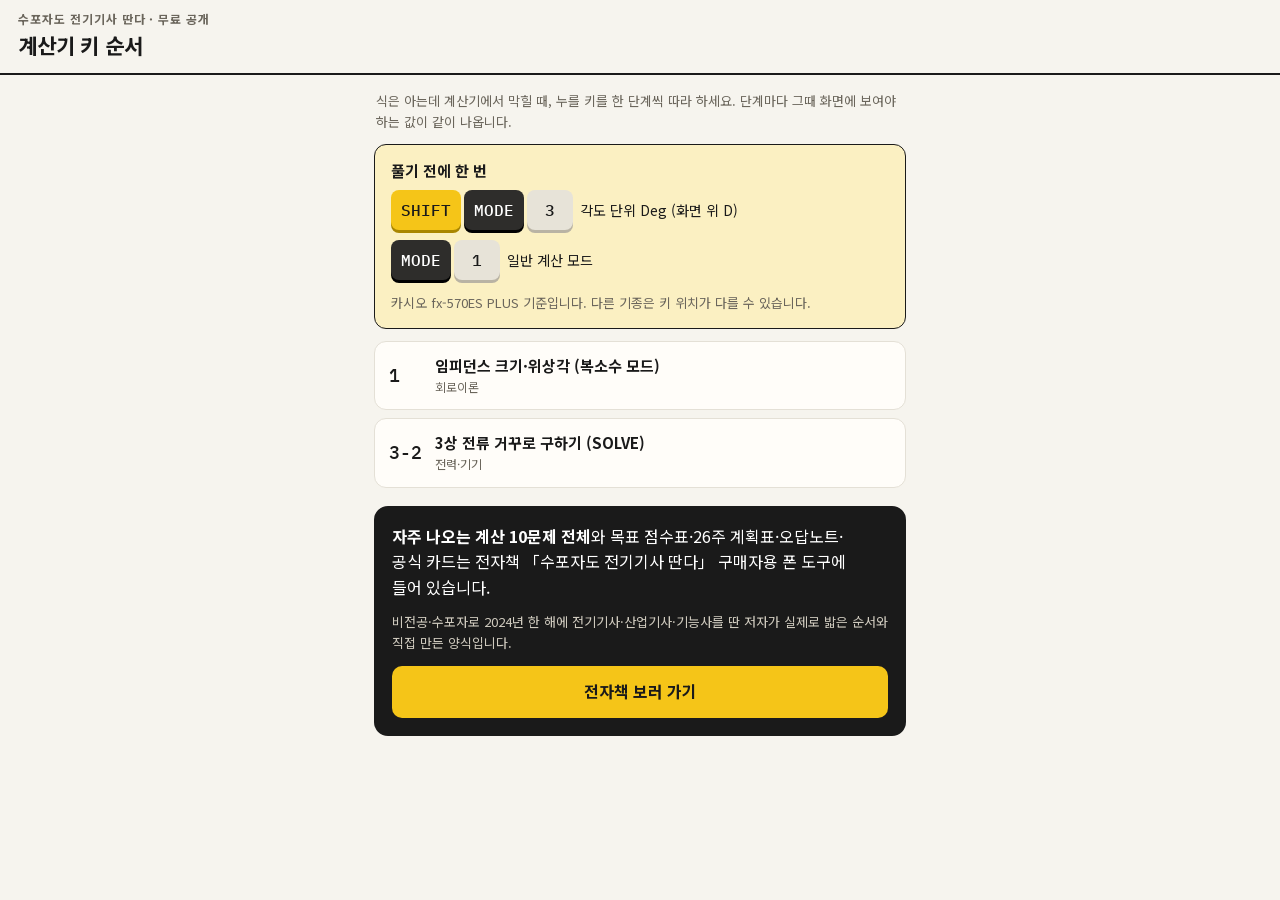
<file: calc.html>
<!DOCTYPE html>
<html lang="ko">
<head>
<meta charset="utf-8">
<meta name="viewport" content="width=device-width, initial-scale=1, viewport-fit=cover">
<meta name="theme-color" content="#F6F4EE">
<meta name="description" content="전기기사 계산 문제, 공학용 계산기(fx-570ES PLUS)로 누르는 순서를 한 단계씩. SOLVE와 복소수 모드 무료 공개.">
<link rel="icon" href="icon-192.png">
<title>전기기사 계산기 키 순서 · SOLVE·복소수 (무료)</title>
<link rel="stylesheet" href="app.css">
<style>body { padding-bottom: 32px; }</style>
</head>
<body>
<header class="top">
  <div class="sub">수포자도 전기기사 딴다 · 무료 공개</div>
  <h1>계산기 키 순서</h1>
</header>
<main>
  <p class="muted" style="margin:0 2px 12px">식은 아는데 계산기에서 막힐 때, 누를 키를 한 단계씩 따라 하세요. 단계마다 그때 화면에 보여야 하는 값이 같이 나옵니다.</p>
  <div id="calcRoot"></div>
  <div class="cta">
    <p><b>자주 나오는 계산 10문제 전체</b>와 목표 점수표·26주 계획표·오답노트·공식 카드는 전자책 「수포자도 전기기사 딴다」 구매자용 폰 도구에 들어 있습니다.</p>
    <p class="muted" style="color:#CFCabe">비전공·수포자로 2024년 한 해에 전기기사·산업기사·기능사를 딴 저자가 실제로 밟은 순서와 직접 만든 양식입니다.</p>
    <a href="https://litt.ly/bes5776/sale/1tSJygu">전자책 보러 가기</a>
  </div>
</main>
<script src="calc.js"></script>
<script>calcApp(document.getElementById('calcRoot'), CALC.filter(p => p.free), { free: true });</script>
</body>
</html>
</file>
<file: app.css>
/* 공부 도구 공통 스타일 — 랜딩 시안 톤: 종이색 #F6F4EE · 먹색 #1A1A1A · 안전 노랑 #F5C518 */
@font-face { font-family: "Noto"; src: url("fonts/noto-400.woff2") format("woff2"); font-weight: 400; font-display: swap; }
@font-face { font-family: "Noto"; src: url("fonts/noto-700.woff2") format("woff2"); font-weight: 700; font-display: swap; }
@font-face { font-family: "Plex"; src: url("fonts/plex-400.woff2") format("woff2"); font-weight: 400; font-display: swap; }
@font-face { font-family: "Plex"; src: url("fonts/plex-500.woff2") format("woff2"); font-weight: 500 700; font-display: swap; }
:root {
  --paper: #F6F4EE; --ink: #1A1A1A; --hl: #F5C518; --hl-soft: #FBF0C2; --card: #FFFDF9;
  --g1: #45423C; --g2: #6B665C; --g3: #CDC8BC; --line: #E4E0D6; --bad: #C8312B; --bad-soft: #FBEAEA;
  --mono: "Plex", "IBM Plex Mono", ui-monospace, Menlo, Consolas, "Noto", monospace;
}
* { box-sizing: border-box; }
html { -webkit-text-size-adjust: 100%; }
body { word-break: keep-all; overflow-wrap: break-word; margin: 0; background: var(--paper); color: var(--ink);
  font: 16px/1.6 "Noto", "Noto Sans KR", -apple-system, "Apple SD Gothic Neo", "Malgun Gothic", sans-serif;
  padding-bottom: calc(64px + env(safe-area-inset-bottom)); }
h1, h2, h3, h4 { text-wrap: balance; }
p, li, dd { text-wrap: pretty; }
button, input, textarea, select { font: inherit; color: inherit; }
button { cursor: pointer; -webkit-tap-highlight-color: transparent; }
[hidden] { display: none !important; }
.num { font-family: var(--mono); }

.top { position: sticky; top: 0; z-index: 5; background: var(--paper); border-bottom: 2px solid var(--ink);
  padding: calc(10px + env(safe-area-inset-top)) 18px 10px; }
.top h1 { margin: 0; font-size: 21px; font-weight: 700; letter-spacing: -0.01em; }
.top .sub { font-size: 12px; color: var(--g2); font-weight: 700; letter-spacing: 0.08em; }
main { max-width: 560px; margin: 0 auto; padding: 16px 14px 24px; }
section h2 { font-size: 20px; margin: 4px 2px 12px; letter-spacing: -0.02em; }

.tabs { position: fixed; left: 0; right: 0; bottom: 0; z-index: 6; display: grid; grid-template-columns: repeat(5, 1fr);
  background: var(--card); border-top: 1px solid var(--line); padding-bottom: env(safe-area-inset-bottom); }
.tabs button { border: 0; background: none; padding: 9px 2px 10px; font-size: 13px; color: var(--g2); white-space: nowrap; }
.tabs button b { display: block; width: 26px; height: 4px; border-radius: 2px; margin: 0 auto 6px; background: transparent; }
.tabs button[aria-selected="true"] { color: var(--ink); font-weight: 700; }
.tabs button[aria-selected="true"] b { background: var(--hl); }

.box { background: var(--card); border: 1px solid var(--line); border-radius: 12px; padding: 14px 16px; margin-bottom: 12px; }
.rule { background: var(--hl-soft); border: 0; color: var(--ink); font-size: 14px; }
.muted { color: var(--g2); font-size: 13px; }
.howto { font-size: 14px; color: var(--g1); padding-left: 20px; margin: 6px 0 0; }
.howto li { margin-bottom: 4px; }
.warnbox { background: var(--hl-soft); border: 1.5px solid var(--ink); }
.warnbox .key { margin: 3px 3px 7px 0; }
.warnbox h3 { margin: 0 0 4px; font-size: 15px; }

/* 점수표 */
.seg { display: grid; grid-template-columns: repeat(5, 1fr); gap: 4px; background: var(--card); border: 1px solid var(--line);
  border-radius: 12px; padding: 4px; margin-bottom: 12px; }
.seg.two { grid-template-columns: 1fr 1fr; }
.seg button { border: 0; background: none; border-radius: 9px; padding: 8px 0; font-size: 14px; white-space: nowrap; color: var(--g1); }
.seg button[aria-pressed="true"] { background: var(--ink); color: #fff; font-weight: 700; }
/* 합격 분전반 (점수표) — 회색 철판 패널, 차단기 레버, LED */
:root { --on: #1F9D55; --sel: #1F5FD1; --steel: #DEDAD0; --slot: #CFCABE; }
.bh { font-size: 17px; margin: 0 0 4px; letter-spacing: -0.01em; }
.panel { background: var(--steel); border: 1.5px solid var(--ink); border-radius: 14px; padding: 14px; margin-bottom: 12px; box-shadow: 4px 4px 0 var(--hl); }
.ph { display: flex; justify-content: space-between; gap: 8px; flex-wrap: wrap; font-size: 13px; color: var(--g1); margin-bottom: 10px; }
.mainrow { display: flex; gap: 14px; align-items: center; background: var(--card); border-radius: 10px; padding: 12px 14px; margin-bottom: 10px; }
.mt { font-size: 26px; font-weight: 700; line-height: 1.2; letter-spacing: -0.02em; }
.mt .num { font-size: 34px; font-weight: 500; }
.nw { white-space: nowrap; }
.ms { color: var(--g2); font-size: 14px; margin-top: 2px; }
.brow { display: grid; grid-template-columns: repeat(5, minmax(0, 1fr)); gap: 6px; }
.b { background: var(--card); border-radius: 8px; padding: 8px 2px 7px; display: flex; flex-direction: column; align-items: center; gap: 5px; min-width: 0; }
.tape { background: #FFFBE3; color: var(--ink); font-size: 12px; padding: 1px 2px; letter-spacing: -0.04em; border-radius: 2px; white-space: nowrap; max-width: 100%;
  overflow: hidden; text-overflow: ellipsis; box-shadow: inset 0 0 0 1px #00000018; }
.sl { width: 26px; height: 46px; border-radius: 5px; background: var(--slot); position: relative; }
.big { display: flex; flex-direction: column; align-items: center; gap: 6px; flex: none; }
.big .sl { width: 38px; height: 66px; }
.lv { position: absolute; left: 4px; right: 4px; height: 18px; border-radius: 3px; background: var(--ink); top: 4px; transition: top .3s ease; }
.big .lv { height: 26px; }
.trip .lv { top: 24px; } .big.trip .lv { top: 36px; }
.led { width: 9px; height: 9px; border-radius: 50%; background: var(--on); }
.warn .led { background: var(--hl); box-shadow: 0 0 0 1px #00000030; } .trip .led { background: var(--bad); } .none .led { background: var(--g3); }
.b b { font: 500 20px var(--mono); line-height: 1.1; } .trip b { color: var(--bad); }
.b small { font-size: 12px; color: var(--g2); white-space: nowrap; } .trip small { color: var(--bad); font-weight: 700; }
.b em { font-style: normal; font-size: 11px; color: var(--g2); white-space: nowrap; }
.memo { margin: 12px 2px 0; font-size: 15px; line-height: 1.6; }
.samplenote { display: flex; gap: 8px; align-items: center; flex-wrap: wrap; justify-content: space-between; font-size: 13px; color: var(--g1);
  background: var(--hl-soft); border-radius: 8px; padding: 8px 8px 8px 12px; margin-bottom: 12px; }
.samplenote .sbtns { display: flex; gap: 6px; }
.samplenote .btn { font-size: 14px; min-height: 40px; padding: 8px 12px; text-decoration: none; }
#sform { scroll-margin-top: 76px; }
.f2 { display: grid; grid-template-columns: minmax(0, 1fr) minmax(0, 1.3fr); gap: 8px; margin-top: 12px; }
.f5 { display: grid; grid-template-columns: repeat(5, minmax(0, 1fr)); gap: 6px; margin-top: 10px; }
.f2 label, .f5 label { display: block; font-size: 12px; color: var(--g2); white-space: nowrap; overflow: hidden; text-overflow: ellipsis; min-width: 0; }
.f2 input, .f5 input { display: block; width: 100%; min-width: 0; margin-top: 3px; padding: 9px 8px; min-height: 44px; border: 1.5px solid var(--g3); border-radius: 10px; background: #fff; font-size: 16px; }
.f5 input { text-align: center; font: 500 18px var(--mono); padding: 9px 2px; }
.f2 input:focus, .f5 input:focus { outline: none; border-color: var(--ink); box-shadow: 0 0 0 3px var(--hl); }
input.bad { border-color: var(--bad) !important; background: var(--bad-soft) !important; }
.err { color: var(--bad); font-size: 13px; margin: 6px 0 0; min-height: 1em; }
.btns { display: flex; gap: 8px; flex-wrap: wrap; align-items: center; }
.btn.line { border: 1.5px solid var(--g3); border-radius: 10px; padding: 7px 12px; font-size: 14px; color: var(--ink); background: var(--card); }
#schips { margin: 10px 0 4px; }
.fig { position: relative; height: 240px; }
.fig > svg { position: absolute; inset: 0; width: 100%; height: 100%; }
.fig text { font: 12px var(--mono); fill: var(--g2); paint-order: stroke; stroke: var(--card); stroke-width: 4px; }
.fig .k { fill: var(--ink); font-weight: 500; } .fig .r { fill: var(--bad); } .fig .s { fill: var(--sel); font-weight: 500; }
.lrow { padding: 10px 0; border-bottom: 1px solid var(--line); }
.lrow:last-of-type { border-bottom: 0; }
.lh { display: flex; justify-content: space-between; gap: 8px; align-items: baseline; font-size: 15px; }
.lsc { display: grid; grid-template-columns: repeat(5, minmax(0, 1fr)); gap: 4px; margin: 6px 0 4px; text-align: center; }
.lsc > span { background: var(--paper); border-radius: 6px; padding: 3px 0; }
.lsc small { display: block; font-size: 11px; color: var(--g2); white-space: nowrap; }
.lsc .num { font-size: 16px; font-weight: 500; }
.lsc .low { background: var(--bad-soft); color: var(--bad); }
.lf { display: flex; justify-content: space-between; align-items: center; font-size: 14px; color: var(--g1); }
.lf .del { font-size: 13px; padding: 4px 6px; }
.more { width: 100%; margin-top: 8px; }
.fold summary { cursor: pointer; font-weight: 700; font-size: 16px; list-style: none; display: flex; justify-content: space-between; align-items: center; min-height: 28px; }
.fold summary::-webkit-details-marker { display: none; }
.fold summary::after { content: "열기"; font-size: 13px; font-weight: 400; color: var(--g2); }
.fold[open] summary::after { content: "닫기"; }
.fold[open] summary { margin-bottom: 6px; }
.gsum { font-size: 14px; margin: 10px 0 0; padding: 8px 10px; border-radius: 8px; background: var(--paper); }
.gsum:empty { display: none; }
.gsum.ok { background: var(--hl); font-weight: 700; } .gsum.no { background: var(--bad-soft); color: var(--bad); font-weight: 700; }
.gsum.need { border: 1.5px dashed var(--ink); }
#io { width: 100%; padding: 8px 10px; border: 1.5px solid var(--g3); border-radius: 10px; background: #fff; font: 13px var(--mono); resize: vertical; }
.toast { position: fixed; left: 50%; bottom: calc(76px + env(safe-area-inset-bottom)); transform: translateX(-50%); z-index: 8; display: flex; gap: 12px; align-items: center;
  background: var(--ink); color: #fff; padding: 10px 14px; border-radius: 10px; font-size: 14px; max-width: calc(100% - 32px); }
.toast .btn { color: var(--hl); font-weight: 700; padding: 4px 6px; }
@media (max-width: 360px) { .mt { font-size: 22px; } .mt .num { font-size: 28px; } .tape { font-size: 11px; } .b b { font-size: 17px; } }
@media (prefers-reduced-motion: reduce) { .lv { transition: none; } }

/* 계획표 */
.dday { display: flex; align-items: baseline; gap: 8px; flex-wrap: wrap; }
.dday strong { font: 500 30px var(--mono); letter-spacing: -0.02em; }
.field { display: flex; align-items: center; gap: 10px; margin-top: 10px; font-size: 14px; }
.field span { width: 112px; flex: none; }
.field input[type=date] { flex: 1; min-width: 0; padding: 8px 10px; border: 1.5px solid var(--g3); border-radius: 10px; background: #fff; font-family: var(--mono); }
.dlist { list-style: none; padding: 0; margin: 12px 0 0; }
.dlist li { display: flex; justify-content: space-between; gap: 10px; padding: 8px 0; border-top: 1px solid var(--line); font-size: 14px; }
.dlist li b { font: 500 16px var(--mono); white-space: nowrap; }
.dlist li.alert b { color: var(--bad); }
.week { display: flex; gap: 12px; align-items: flex-start; padding: 12px 14px; background: var(--card); border: 1px solid var(--line);
  border-radius: 12px; margin-bottom: 8px; }
.week .wk { width: 58px; flex: none; font-weight: 700; white-space: nowrap; font-size: 15px; }
.week .tx { flex: 1; font-size: 14px; color: var(--g1); }
.week.exam { background: var(--hl-soft); border-color: transparent; }
.week.now { border: 2px solid var(--ink); box-shadow: 4px 4px 0 var(--hl); }
.week.now .wk::after { content: "지금"; display: block; font-size: 11px; color: var(--ink); background: var(--hl); border-radius: 4px;
  width: max-content; padding: 0 5px; margin-top: 3px; }
.week.done .tx { color: var(--g2); text-decoration: line-through; text-decoration-color: var(--g3); }
.ck { width: 28px; height: 28px; flex: none; accent-color: var(--ink); margin: 0; }
.bar { height: 6px; background: var(--paper); border-radius: 3px; overflow: hidden; margin-top: 8px; }
.bar i { display: block; height: 100%; background: var(--hl); }

/* 오답노트 */
.chips { display: flex; gap: 6px; overflow-x: auto; padding-bottom: 4px; margin-bottom: 10px; scrollbar-width: none; }
.chips button { border: 1px solid var(--g3); background: var(--card); border-radius: 999px; padding: 6px 13px; font-size: 14px; white-space: nowrap; }
.chips button[aria-pressed="true"] { background: var(--ink); border-color: var(--ink); color: #fff; }
.toggle { display: flex; align-items: center; gap: 8px; font-size: 14px; color: var(--g1); margin-bottom: 10px; }
.toggle input { width: 20px; height: 20px; accent-color: var(--ink); }
.note { display: flex; gap: 12px; width: 100%; text-align: left; background: var(--card); border: 1px solid var(--line); border-radius: 12px;
  padding: 10px; margin-bottom: 8px; }
.note img, .note .noimg { width: 72px; height: 72px; flex: none; border-radius: 8px; object-fit: cover; background: var(--paper); }
.note .noimg { display: grid; place-items: center; color: var(--g2); font-size: 12px; }
.note .meta { font-size: 12px; color: var(--g2); }
.note .tag { color: var(--ink); font-weight: 700; margin-right: 6px; background: var(--hl-soft); border-radius: 4px; padding: 0 5px; }
.note .q { font-size: 15px; display: -webkit-box; -webkit-line-clamp: 2; -webkit-box-orient: vertical; overflow: hidden; }
.note.done { opacity: 0.55; }
.note.done .q { text-decoration: line-through; }
.dots { font-size: 12px; color: var(--g2); margin-top: 2px; }
.dots i { display: inline-block; width: 10px; height: 10px; border-radius: 50%; border: 1.5px solid var(--ink); margin-right: 3px; vertical-align: -1px; }
.dots i.on { background: var(--ink); }
.weak { font-size: 14px; }
.weak .top1 { display: block; margin: 8px 0 4px; padding: 10px 12px; background: var(--hl); border-radius: 10px; font-size: 15px; }
.weak .top1 a { color: var(--ink); font-weight: 700; }
.empty { text-align: center; color: var(--g2); padding: 30px 10px; font-size: 14px; }
.fab { position: fixed; right: 18px; bottom: calc(78px + env(safe-area-inset-bottom)); z-index: 4; border: 2px solid var(--ink); background: var(--hl); color: var(--ink);
  border-radius: 999px; padding: 13px 20px; font-weight: 700; font-size: 15px; box-shadow: 3px 3px 0 var(--ink); white-space: nowrap; }

dialog { border: 0; padding: 0; width: 100%; max-width: 560px; max-height: 100%; height: 100%; margin: 0 auto; background: var(--paper); }
dialog::backdrop { background: rgba(0,0,0,0.3); }
.dhead { position: sticky; top: 0; z-index: 2; display: flex; align-items: center; justify-content: space-between; background: var(--paper);
  border-bottom: 2px solid var(--ink); padding: calc(10px + env(safe-area-inset-top)) 12px 10px; }
.dhead h2 { margin: 0; font-size: 17px; }
.btn { border: 0; background: none; padding: 8px 10px; font-size: 15px; color: var(--g1); white-space: nowrap; }
.btn.primary { background: var(--hl); color: var(--ink); border: 2px solid var(--ink); border-radius: 10px; font-weight: 700; padding: 7px 16px; }
.btn.danger { color: var(--bad); }
.form { padding: 14px; }
.card { background: var(--card); border: 1.5px solid var(--ink); border-radius: 12px; overflow: hidden; }
.card .row { padding: 12px 14px; border-bottom: 1px solid var(--line); }
.card .row:last-child { border-bottom: 0; }
.card .head { background: var(--paper); }
.lab { display: block; font-weight: 700; font-size: 14px; margin-bottom: 6px; }
.opts { display: flex; flex-wrap: wrap; gap: 6px; }
.opts label { display: inline-flex; align-items: center; gap: 6px; border: 1px solid var(--g3); background: #fff; border-radius: 999px;
  padding: 7px 12px; font-size: 14px; white-space: nowrap; }
.opts label:has(input:checked) { border-color: var(--ink); background: var(--hl); color: var(--ink); font-weight: 700; }
.opts input { accent-color: var(--ink); margin: 0; width: 16px; height: 16px; }
.src { display: flex; align-items: center; gap: 4px; flex-wrap: wrap; font-size: 15px; }
.src input { width: 58px; padding: 6px; text-align: center; border: 1.5px solid var(--g3); border-radius: 8px; background: #fff; font-family: var(--mono); }
.src input[type=date] { width: auto; }
.card textarea { width: 100%; min-height: 64px; border: 1.5px solid var(--g3); border-radius: 8px; padding: 8px 10px; resize: vertical; background: #fff; }
.card textarea:focus, .src input:focus { outline: none; border-color: var(--ink); }
.photo { display: block; width: 100%; max-height: 360px; object-fit: contain; border-radius: 8px; background: var(--paper); margin-bottom: 8px; }
.pbtns { display: flex; gap: 8px; }
.pbtns label, .pbtns button { flex: 1; text-align: center; border: 1.5px dashed var(--ink); color: var(--ink); background: #fff;
  border-radius: 10px; padding: 12px 6px; font-weight: 700; font-size: 14px; white-space: nowrap; }
.pbtns input { display: none; }
.retry .opts label { flex-direction: column; gap: 2px; border-radius: 10px; padding: 8px 14px; }
.retry small { font-size: 11px; font-weight: 400; color: var(--g2); }

/* 공식 카드 */
.fcard { position: relative; background: var(--card); border: 2px solid var(--ink); border-radius: 16px; min-height: 300px; padding: 22px 20px;
  display: flex; flex-direction: column; touch-action: pan-y; user-select: none; -webkit-user-select: none; box-shadow: 5px 5px 0 var(--ink); }
.fcard .cat { font-size: 13px; font-weight: 700; color: var(--g2); letter-spacing: 0.06em; }
.fcard .txt { flex: 1; display: flex; align-items: center; font-size: 20px; line-height: 1.9; padding: 18px 0; }
.fcard .txt p { margin: 0; }
.fcard .txt .when { font-size: 22px; font-weight: 700; line-height: 1.5; }
.fcard .txt .when::before { content: "이런 문제가 나오면"; display: block; font-size: 13px; font-weight: 400; color: var(--g2); margin-bottom: 6px; }
.fcard .hole { display: inline-block; min-width: 3.2em; border-bottom: 2px solid var(--ink); background: var(--hl-soft); border-radius: 4px;
  color: transparent; padding: 0 4px; line-height: 1.4; }
.fcard.open .hole { color: var(--ink); font-weight: 700; background: var(--hl); }
.fcard .hint { font-size: 13px; color: var(--g2); text-align: center; }
.fcard.known::after { content: "외웠어요"; position: absolute; top: 18px; right: 18px; font-size: 12px; font-weight: 700; color: var(--ink);
  background: var(--hl); border-radius: 6px; padding: 1px 8px; }
.fnav { display: grid; grid-template-columns: 1fr 1.4fr 1fr; gap: 8px; margin-top: 16px; }
.fnav button { border: 1px solid var(--g3); background: var(--card); border-radius: 12px; padding: 12px 4px; font-size: 15px; white-space: nowrap; }
.fnav .mid[aria-pressed="true"], .fnav .go { background: var(--hl); border: 2px solid var(--ink); color: var(--ink); font-weight: 700; }
.fnav button:disabled { opacity: 0.35; }
.count { text-align: center; font-size: 13px; color: var(--g2); margin-top: 10px; font-family: var(--mono); }

/* 계산기 키 순서 */
.cprob { display: flex; gap: 12px; align-items: center; width: 100%; text-align: left; background: var(--card); border: 1px solid var(--line);
  border-radius: 12px; padding: 12px 14px; margin-bottom: 8px; }
.cprob .no { font: 500 18px var(--mono); min-width: 34px; flex: none; white-space: nowrap; }
.cprob .tt { flex: 1; font-size: 15px; font-weight: 700; }
.cprob .tt small { display: block; font-weight: 400; color: var(--g2); font-size: 12px; }
.badge { font-size: 11px; font-weight: 700; border-radius: 4px; padding: 1px 6px; white-space: nowrap; }
.badge.free { background: var(--hl); }
.badge.draft { border: 1px solid var(--bad); color: var(--bad); }
.back { border: 0; background: none; padding: 4px 0 10px; font-size: 15px; color: var(--g1); }
.cq { font-size: 15px; }
.cq .a { display: block; margin-top: 6px; font-weight: 700; }
.step { background: var(--card); border: 2px solid var(--ink); border-radius: 16px; padding: 16px; box-shadow: 5px 5px 0 var(--ink); }
.step .sn { font: 500 13px var(--mono); color: var(--g2); }
.keys { display: flex; flex-wrap: wrap; gap: 8px 6px; align-items: center; margin: 12px 0 14px; min-height: 48px; }
.key { display: inline-flex; align-items: center; justify-content: center; min-width: 46px; height: 40px; padding: 0 10px; border-radius: 8px;
  background: #2E2D2B; color: #fff; font: 500 16px var(--mono); box-shadow: 0 3px 0 #000; white-space: nowrap; }
.key.n { background: #E7E3D8; color: var(--ink); box-shadow: 0 3px 0 #B9B3A4; }
.key.shift { background: var(--hl); color: var(--ink); box-shadow: 0 3px 0 #A98600; }
.key.alpha { background: var(--bad); color: #fff; box-shadow: 0 3px 0 #7D1D19; }
.key.pad { background: #8E9BB5; color: #fff; border-radius: 999px; box-shadow: 0 3px 0 #5C6780; }
.key.eq { background: var(--ink); box-shadow: 0 3px 0 #000; }
.lcd { background: #CBD3BC; border: 2px solid #2E2D2B; border-radius: 8px; padding: 8px 12px; font: 500 18px var(--mono); text-align: right;
  min-height: 46px; overflow-wrap: anywhere; word-break: break-all; }
.lcd small { display: block; text-align: left; font-size: 11px; color: #4A5240; font-family: inherit; }
.step .sx { margin: 10px 0 0; font-size: 15px; }
.step.last { box-shadow: 5px 5px 0 var(--hl); }
.cta { background: var(--ink); color: #fff; border-radius: 14px; padding: 18px; margin-top: 18px; }
.cta p { margin: 0 0 12px; }
.cta a { display: block; text-align: center; background: var(--hl); color: var(--ink); font-weight: 700; text-decoration: none;
  border-radius: 10px; padding: 13px; white-space: nowrap; }

/* 접속 코드 */
.gate { position: fixed; inset: 0; z-index: 20; background: var(--paper); display: flex; align-items: center; justify-content: center; padding: 24px; }
.gate form { width: 100%; max-width: 360px; }
.gate .sub { display: inline-block; font-size: 12px; background: var(--hl); font-weight: 700; letter-spacing: 0.12em; padding: 1px 8px; }
.gate h1 { font-size: 26px; margin: 10px 0 14px; line-height: 1.35; letter-spacing: -0.02em; }
.gate input { width: 100%; font: 500 20px var(--mono); padding: 12px 14px; border: 1.5px solid var(--g3); border-radius: 12px; background: #fff;
  text-align: center; letter-spacing: 0.1em; text-transform: uppercase; }
.gate input:focus { outline: none; border-color: var(--ink); box-shadow: 0 0 0 3px var(--hl); }
.gate button { width: 100%; margin-top: 10px; border: 2px solid var(--ink); background: var(--hl); color: var(--ink); font-weight: 700; font-size: 16px; padding: 13px; border-radius: 12px; }
.gate .err { color: var(--bad); font-size: 14px; min-height: 1.6em; margin: 8px 0 0; }

/* 주소 #탭으로 열 때 첫 내용이 머리글 뒤에 가려지지 않게 */
main > section { scroll-margin-top: 200px; }
</file>
